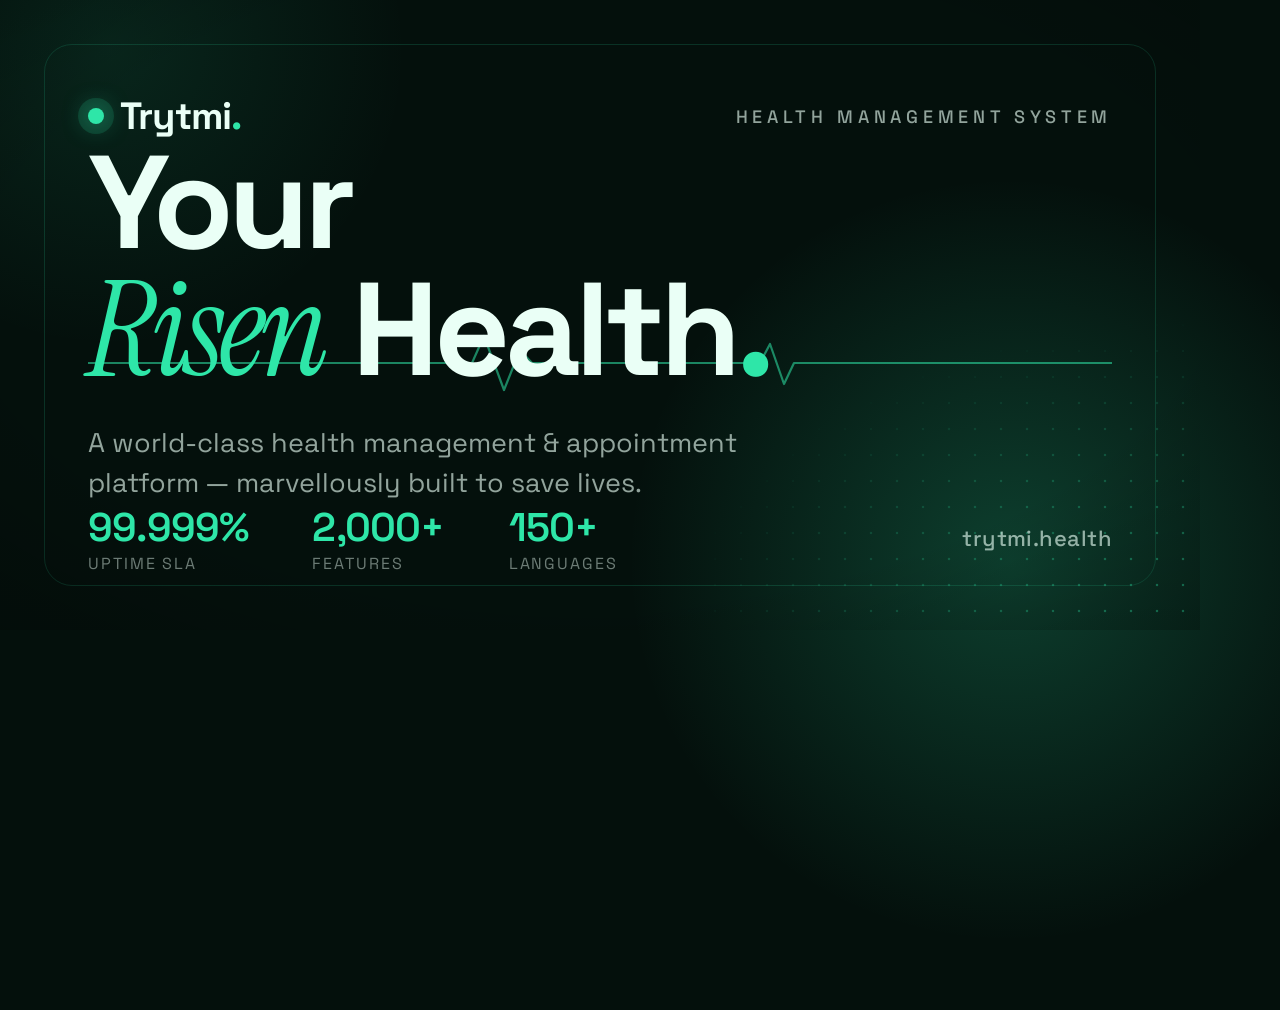
<file: .devtools/og-template.html>
<!DOCTYPE html>
<html lang="en">
<head>
<meta charset="UTF-8" />
<link href="https://fonts.googleapis.com/css2?family=Space+Grotesk:wght@400;500;600;700&family=Instrument+Serif:ital@0;1&display=swap" rel="stylesheet" />
<style>
  * { margin: 0; padding: 0; box-sizing: border-box; }
  :root {
    --bg: #04100c; --ink: #eafff6; --green: #2ee6a8;
    --ink-dim: rgba(234,255,246,0.62);
  }
  html, body { width: 1200px; height: 630px; }
  body {
    background: var(--bg);
    font-family: "Space Grotesk", sans-serif;
    color: var(--ink);
    position: relative;
    overflow: hidden;
  }
  /* ambient glows */
  .glow-a {
    position: absolute; width: 900px; height: 900px;
    right: -260px; bottom: -380px;
    background: radial-gradient(circle, rgba(46,230,168,0.22), transparent 60%);
  }
  .glow-b {
    position: absolute; width: 700px; height: 700px;
    left: -240px; top: -300px;
    background: radial-gradient(circle, rgba(46,230,168,0.10), transparent 60%);
  }
  /* dotted wave field, bottom-right */
  .dots {
    position: absolute; inset: 0;
    background-image: radial-gradient(rgba(46,230,168,0.5) 1.4px, transparent 1.6px);
    background-size: 26px 26px;
    -webkit-mask-image: radial-gradient(ellipse 70% 80% at 100% 100%, #000 10%, transparent 62%);
            mask-image: radial-gradient(ellipse 70% 80% at 100% 100%, #000 10%, transparent 62%);
    opacity: 0.85;
  }
  /* subtle vignette in place of heavy grain (keeps the PNG compressible) */
  .grain {
    position: absolute; inset: 0; pointer-events: none;
    background: radial-gradient(ellipse 90% 90% at 50% 45%, transparent 55%, rgba(0,0,0,0.35));
  }
  .frame {
    position: absolute; inset: 44px;
    border: 1px solid rgba(46,230,168,0.16);
    border-radius: 28px;
  }
  .wrap {
    position: relative; z-index: 5;
    height: 100%;
    padding: 92px 88px;
    display: flex; flex-direction: column; justify-content: space-between;
  }
  /* header row */
  .top { display: flex; align-items: center; gap: 16px; }
  .pulse {
    width: 16px; height: 16px; border-radius: 50%;
    background: var(--green);
    box-shadow: 0 0 0 10px rgba(46,230,168,0.14), 0 0 24px rgba(46,230,168,0.7);
  }
  .brand {
    font-weight: 700; font-size: 38px; letter-spacing: -0.02em;
  }
  .brand span { color: var(--green); }
  .eyebrow {
    margin-left: auto;
    font-size: 18px; letter-spacing: 0.26em; text-transform: uppercase;
    color: var(--ink-dim); font-weight: 500;
  }
  /* center title */
  .title {
    font-weight: 700; font-size: 132px; line-height: 0.96; letter-spacing: -0.04em;
  }
  .title em {
    font-family: "Instrument Serif", serif; font-style: italic; font-weight: 400;
    color: var(--green);
  }
  .title .dot { color: var(--green); }
  .sub {
    margin-top: 30px; max-width: 760px;
    font-size: 27px; line-height: 1.45; color: var(--ink-dim); font-weight: 400;
  }
  /* footer stats */
  .stats { display: flex; gap: 64px; align-items: flex-end; }
  .stat strong {
    display: block; font-size: 40px; font-weight: 600; color: var(--green);
    letter-spacing: -0.02em;
  }
  .stat span {
    font-size: 16px; letter-spacing: 0.12em; text-transform: uppercase;
    color: rgba(234,255,246,0.45);
  }
  .url {
    margin-left: auto; font-size: 22px; color: var(--ink-dim); font-weight: 500;
    letter-spacing: 0.02em; align-self: center;
  }
  /* ECG line accent */
  .ecg {
    position: absolute; left: 88px; right: 88px; bottom: 232px; z-index: 4;
    height: 70px; color: rgba(46,230,168,0.55);
  }
  .ecg svg { width: 100%; height: 100%; }
</style>
</head>
<body>
  <div class="glow-a"></div>
  <div class="glow-b"></div>
  <div class="dots"></div>
  <div class="frame"></div>

  <div class="ecg">
    <svg viewBox="0 0 1024 70" preserveAspectRatio="none" fill="none">
      <path d="M0 35 H360 L384 35 396 8 416 62 432 22 444 35 H650 L672 35 682 16 696 56 706 35 H1024"
            stroke="currentColor" stroke-width="2.2" stroke-linecap="round" stroke-linejoin="round"/>
    </svg>
  </div>

  <div class="wrap">
    <div class="top">
      <span class="pulse"></span>
      <span class="brand">Trytmi<span>.</span></span>
      <span class="eyebrow">Health Management System</span>
    </div>

    <div>
      <div class="title">Your<br><em>Risen</em> Health<span class="dot">.</span></div>
      <p class="sub">A world-class health management &amp; appointment platform — marvellously built to save lives.</p>
    </div>

    <div class="stats">
      <div class="stat"><strong>99.999%</strong><span>Uptime SLA</span></div>
      <div class="stat"><strong>2,000+</strong><span>Features</span></div>
      <div class="stat"><strong>150+</strong><span>Languages</span></div>
      <div class="url">trytmi.health</div>
    </div>
  </div>

  <div class="grain"></div>
</body>
</html>
</file>
